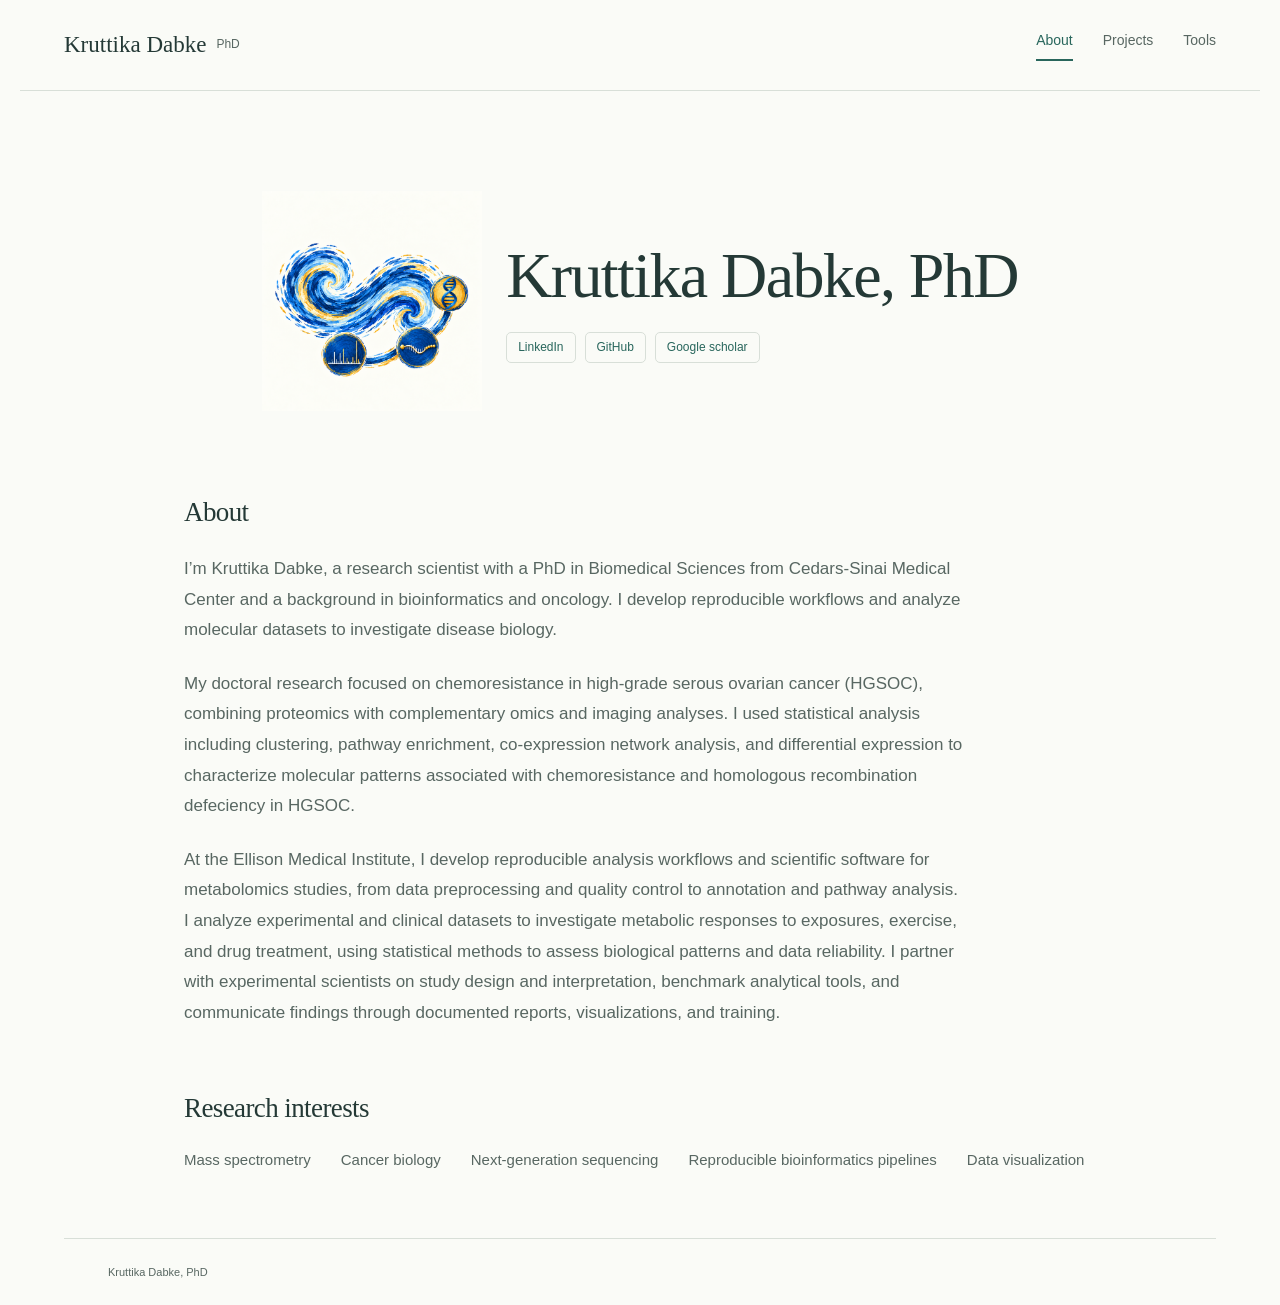
<file: index.html>
<!doctype html>
<html lang="en">
  <head>
    <meta charset="utf-8">
    <link rel="icon" type="image/png" href="assets/favicon.png">
    <link rel="apple-touch-icon" href="assets/favicon.png">
    <meta name="viewport" content="width=device-width, initial-scale=1">
    <title>
      About · Kruttika Dabke, PhD
    </title>
    <link rel="stylesheet" href="styles.css">
  </head>
  <body>
    <header class="site-header">
      <a class="identity" href="index.html">
        Kruttika Dabke
        <span>
          PhD
        </span>
      </a>
      <nav aria-label="Portfolio">
        <a href="index.html" class="active" aria-current="page">About</a>
        <a href="research.html">Projects</a>
        <a href="software.html">Tools</a>
      </nav>
    </header>
    <main class="about-home">
      <section class="name-hero">
        <img class="about-logo" src="assets/personal-logo.png" alt="Kruttika Dabke’s logo: painted blue waves connecting mass spectrum, DNA, and mRNA symbols.">
        <div class="name-and-links">
          <h1>Kruttika Dabke, PhD</h1>
          <div class="profile-links" aria-label="Profile links">
            <a href="https://www.linkedin.com/in/kruttika-dabke/">LinkedIn</a>
            <a href="https://github.com/DKruttika">GitHub</a>
            <a href="https://scholar.google.com/citations?user=vcbmWYUAAAAJ&hl=en">Google scholar</a>
          </div>
        </div>
      </section>
      <section class="bio-section">
        <h2>
          About
        </h2>
        <div class="bio-copy">
          <p>
            I’m Kruttika Dabke, a research scientist with a PhD in Biomedical Sciences from Cedars-Sinai Medical Center and a 
            background in bioinformatics and oncology. I develop reproducible workflows and analyze molecular datasets 
            to investigate disease biology.
          </p>
          <p>
            My doctoral research focused on chemoresistance in high-grade serous ovarian cancer (HGSOC), combining proteomics 
            with complementary omics and imaging analyses. I used statistical analysis including clustering, pathway enrichment, 
            co-expression network analysis, and differential expression to characterize molecular patterns associated with 
            chemoresistance and homologous recombination defeciency in HGSOC.
          </p>
          <p>
            At the Ellison Medical Institute, I develop reproducible analysis workflows and scientific software for metabolomics 
            studies, from data preprocessing and quality control to annotation and pathway analysis. 
            I analyze experimental and clinical datasets to investigate metabolic responses to exposures, exercise, and 
            drug treatment, using statistical methods to assess biological patterns and data reliability. 
            I partner with experimental scientists on study design and interpretation, benchmark analytical tools, and 
            communicate findings through documented reports, visualizations, and training.
          </p>
        </div>
      </section>
      <section class="interests">
        <h2>
          Research interests
        </h2>
        <ul>
          <li>
            Mass spectrometry
          </li>
          <li>
            Cancer biology
          </li>
          <li>
            Next-generation sequencing
          </li>
          <li>
            Reproducible bioinformatics pipelines
          </li>
          <li>
            Data visualization
          </li>
        </ul>
      </section>
    </main>
    <footer>
      <span>
        Kruttika Dabke, PhD
      </span>
    </footer>
  </body>
</html>
</file>
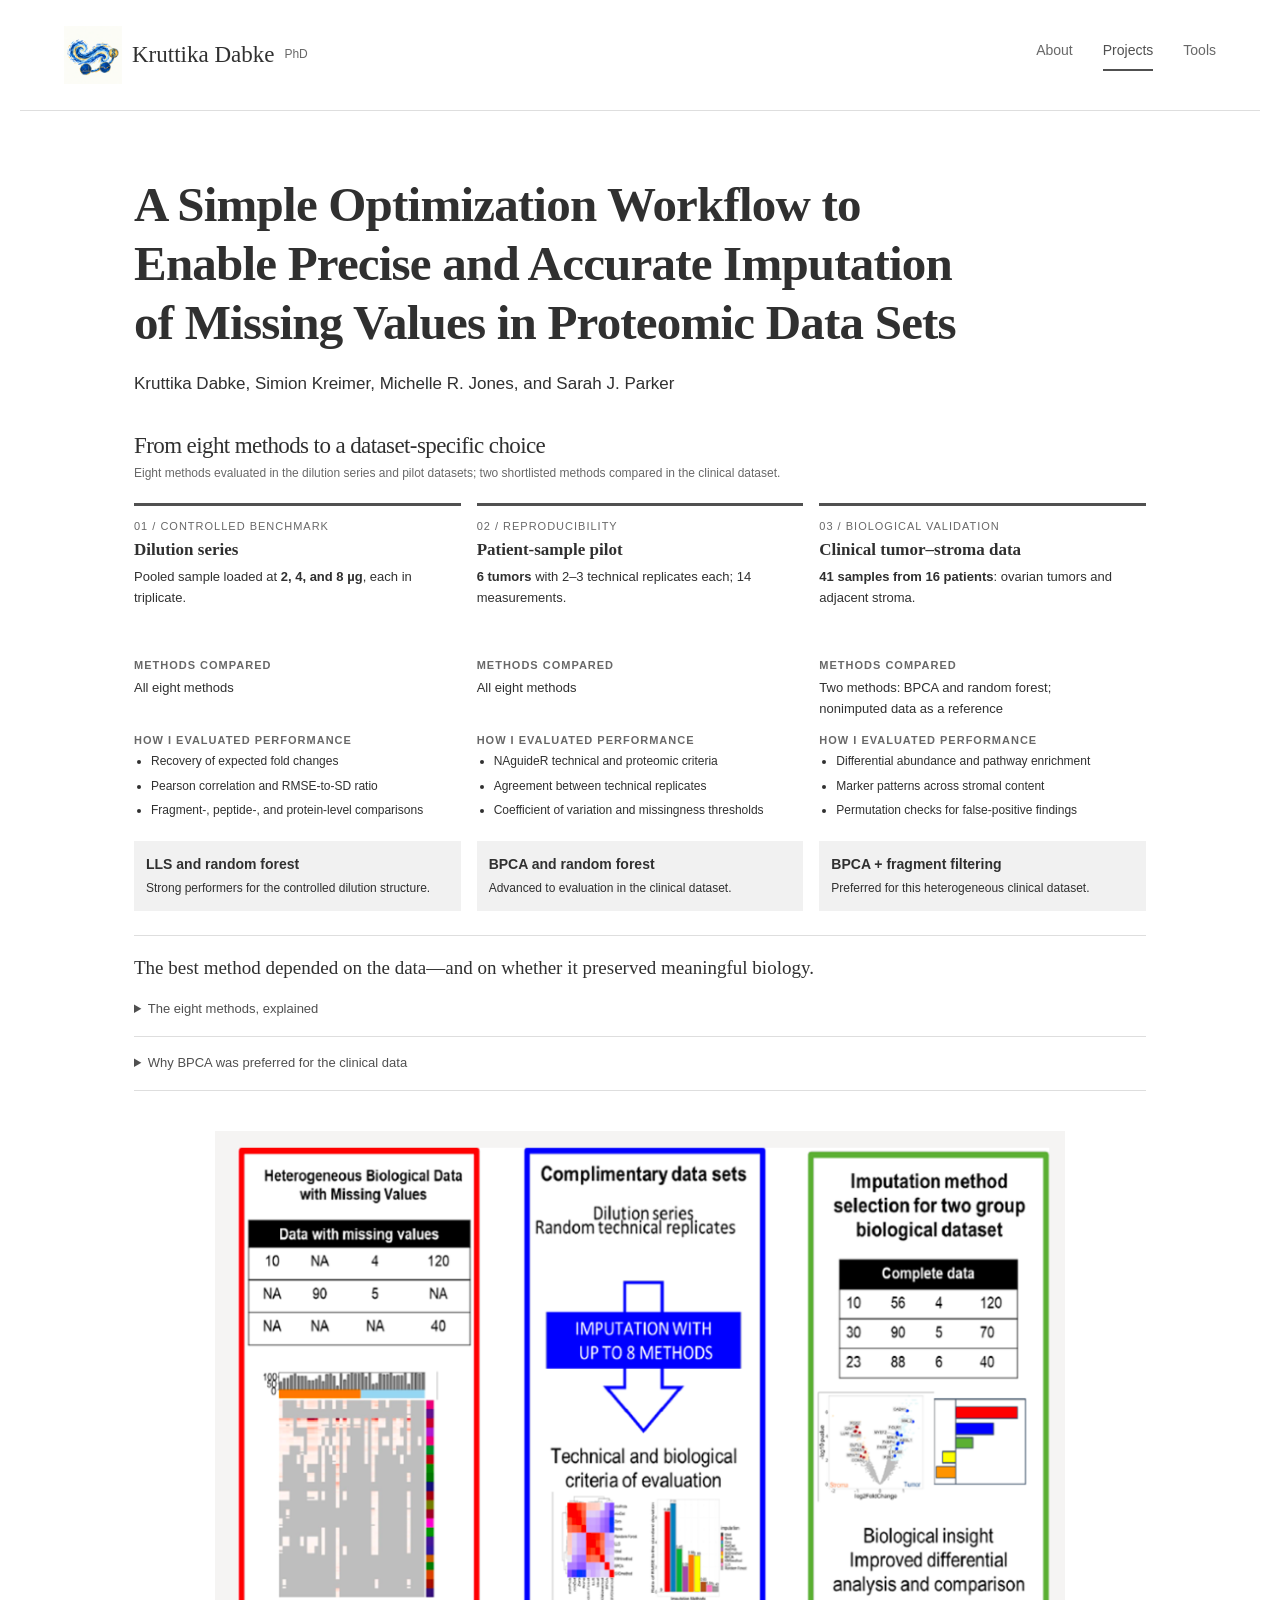
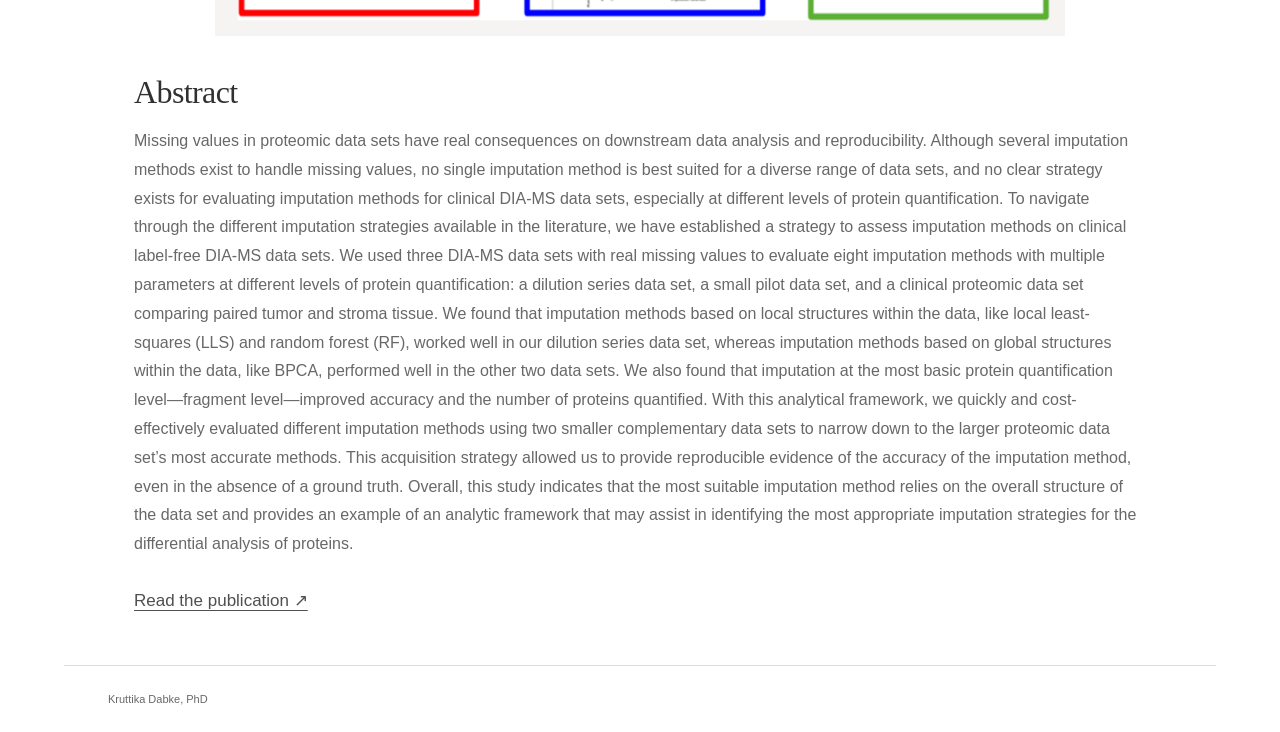
<file: imputation.html>
<!doctype html>
<html lang="en">
  <head>
    <meta charset="utf-8">
    <link rel="icon" type="image/png" href="assets/favicon.png">
    <link rel="apple-touch-icon" href="assets/favicon.png">
    <meta name="viewport" content="width=device-width, initial-scale=1">
    <title>
      Proteomics imputation · Kruttika Dabke, PhD
    </title>
    <link rel="stylesheet" href="styles.css">
    <link rel="stylesheet" href="imputation.css">
  </head>
  <body class="imputation-project">
    <header class="site-header">
      <a class="identity" href="index.html">
        <img class="personal-logo" src="assets/personal-logo.png" alt="">
        Kruttika Dabke
        <span>
          PhD
        </span>
      </a>
      <nav aria-label="Portfolio">
        <a href="index.html">About</a>
        <a href="research.html" class="active" aria-current="page">Projects</a>
        <a href="software.html">Tools</a>
      </nav>
    </header>
    <main class="paper-page">
      <article>
        <header class="paper-heading">
          <h1>A Simple Optimization Workflow to Enable Precise and Accurate Imputation of Missing Values in Proteomic Data Sets</h1>
          <p class="paper-authors">Kruttika Dabke, Simion Kreimer, Michelle R. Jones, and Sarah J. Parker</p>
        </header>
        <section id="imputation-page-preview" aria-labelledby="benchmark-title">
<h2 id="benchmark-title">From eight methods to a dataset-specific choice</h2>
<p class="sub">Eight methods evaluated in the dilution series and pilot datasets; two shortlisted methods compared in the clinical dataset.</p>
<div class="stages" role="group" aria-label="Three-stage benchmarking workflow">
<section class="stage"><div class="number">01 / CONTROLLED BENCHMARK</div><h3>Dilution series</h3><p class="sample">Pooled sample loaded at <strong>2, 4, and 8 µg</strong>, each in triplicate.</p><div class="label">Methods compared</div><p class="methods">All eight methods</p><div class="label">How I evaluated performance</div><ul><li>Recovery of expected fold changes</li><li>Pearson correlation and RMSE-to-SD ratio</li><li>Fragment-, peptide-, and protein-level comparisons</li></ul><div class="outcome"><strong>LLS and random forest</strong>Strong performers for the controlled dilution structure.</div></section>
<section class="stage"><div class="number">02 / REPRODUCIBILITY</div><h3>Patient-sample pilot</h3><p class="sample"><strong>6 tumors</strong> with 2–3 technical replicates each; 14 measurements.</p><div class="label">Methods compared</div><p class="methods">All eight methods</p><div class="label">How I evaluated performance</div><ul><li>NAguideR technical and proteomic criteria</li><li>Agreement between technical replicates</li><li>Coefficient of variation and missingness thresholds</li></ul><div class="outcome"><strong>BPCA and random forest</strong>Advanced to evaluation in the clinical dataset.</div></section>
<section class="stage"><div class="number">03 / BIOLOGICAL VALIDATION</div><h3>Clinical tumor–stroma data</h3><p class="sample"><strong>41 samples from 16 patients</strong>: ovarian tumors and adjacent stroma.</p><div class="label">Methods compared</div><p class="methods">Two methods: BPCA and random forest;<br>nonimputed data as a reference</p><div class="label">How I evaluated performance</div><ul><li>Differential abundance and pathway enrichment</li><li>Marker patterns across stromal content</li><li>Permutation checks for false-positive findings</li></ul><div class="outcome"><strong>BPCA + fragment filtering</strong>Preferred for this heterogeneous clinical dataset.</div></section>
</div>
<div class="lesson">The best method depended on the data—and on whether it preserved meaningful biology.</div>
<details><summary>The eight methods, explained</summary><div class="method-grid"><p><strong>Zero:</strong> replace missing values with zero.</p><p><strong>minDet:</strong> substitute a low, deterministic value.</p><p><strong>minProb:</strong> draw replacement values from a low-intensity distribution.</p><p><strong>KNN:</strong> estimate values from nearby observations.</p><p><strong>LLS:</strong> use local least-squares regression.</p><p><strong>Random forest:</strong> iteratively predict values with an ensemble of decision trees.</p><p><strong>SVD:</strong> reconstruct values using major matrix components.</p><p><strong>BPCA:</strong> estimate values with Bayesian principal component analysis.</p></div></details>
<details><summary>Why BPCA was preferred for the clinical data</summary><p>Both shortlisted methods improved several technical and biological measures, but random forest also produced many more differential-abundance calls. Under the study’s permutation-based evaluation, the reported false-positive rate was 47.17% for random forest, compared with 2.10% for BPCA and 0.6% for nonimputed data. This additional check supported BPCA with outlier-fragment filtering for this dataset. These are study-specific estimates, not general error rates for the algorithms.</p></details>
</section>
        <figure class="paper-figure">
          <img src="assets/imputation-figure-2.png" alt="Figure 2: dilution-series comparison of imputation methods using fold changes, Pearson correlations, and RMSE-to-standard-deviation ratios.">
        </figure>
        <section class="paper-abstract" aria-labelledby="abstract-title">
          <h2 id="abstract-title">Abstract</h2>
          <p>Missing values in proteomic data sets have real consequences on downstream data analysis and reproducibility. Although several imputation methods exist to handle missing values, no single imputation method is best suited for a diverse range of data sets, and no clear strategy exists for evaluating imputation methods for clinical DIA-MS data sets, especially at different levels of protein quantification. To navigate through the different imputation strategies available in the literature, we have established a strategy to assess imputation methods on clinical label-free DIA-MS data sets. We used three DIA-MS data sets with real missing values to evaluate eight imputation methods with multiple parameters at different levels of protein quantification: a dilution series data set, a small pilot data set, and a clinical proteomic data set comparing paired tumor and stroma tissue. We found that imputation methods based on local structures within the data, like local least-squares (LLS) and random forest (RF), worked well in our dilution series data set, whereas imputation methods based on global structures within the data, like BPCA, performed well in the other two data sets. We also found that imputation at the most basic protein quantification level—fragment level—improved accuracy and the number of proteins quantified. With this analytical framework, we quickly and cost-effectively evaluated different imputation methods using two smaller complementary data sets to narrow down to the larger proteomic data set’s most accurate methods. This acquisition strategy allowed us to provide reproducible evidence of the accuracy of the imputation method, even in the absence of a ground truth. Overall, this study indicates that the most suitable imputation method relies on the overall structure of the data set and provides an example of an analytic framework that may assist in identifying the most appropriate imputation strategies for the differential analysis of proteins.</p>
        </section>
        <p class="publication-link"><a href="https://doi.org/10.1021/acs.jproteome.1c00070">Read the publication ↗</a></p>
      </article>
    </main>
    <footer>
      <span>
        Kruttika Dabke, PhD
      </span>
    </footer>
  </body>
</html>
</file>
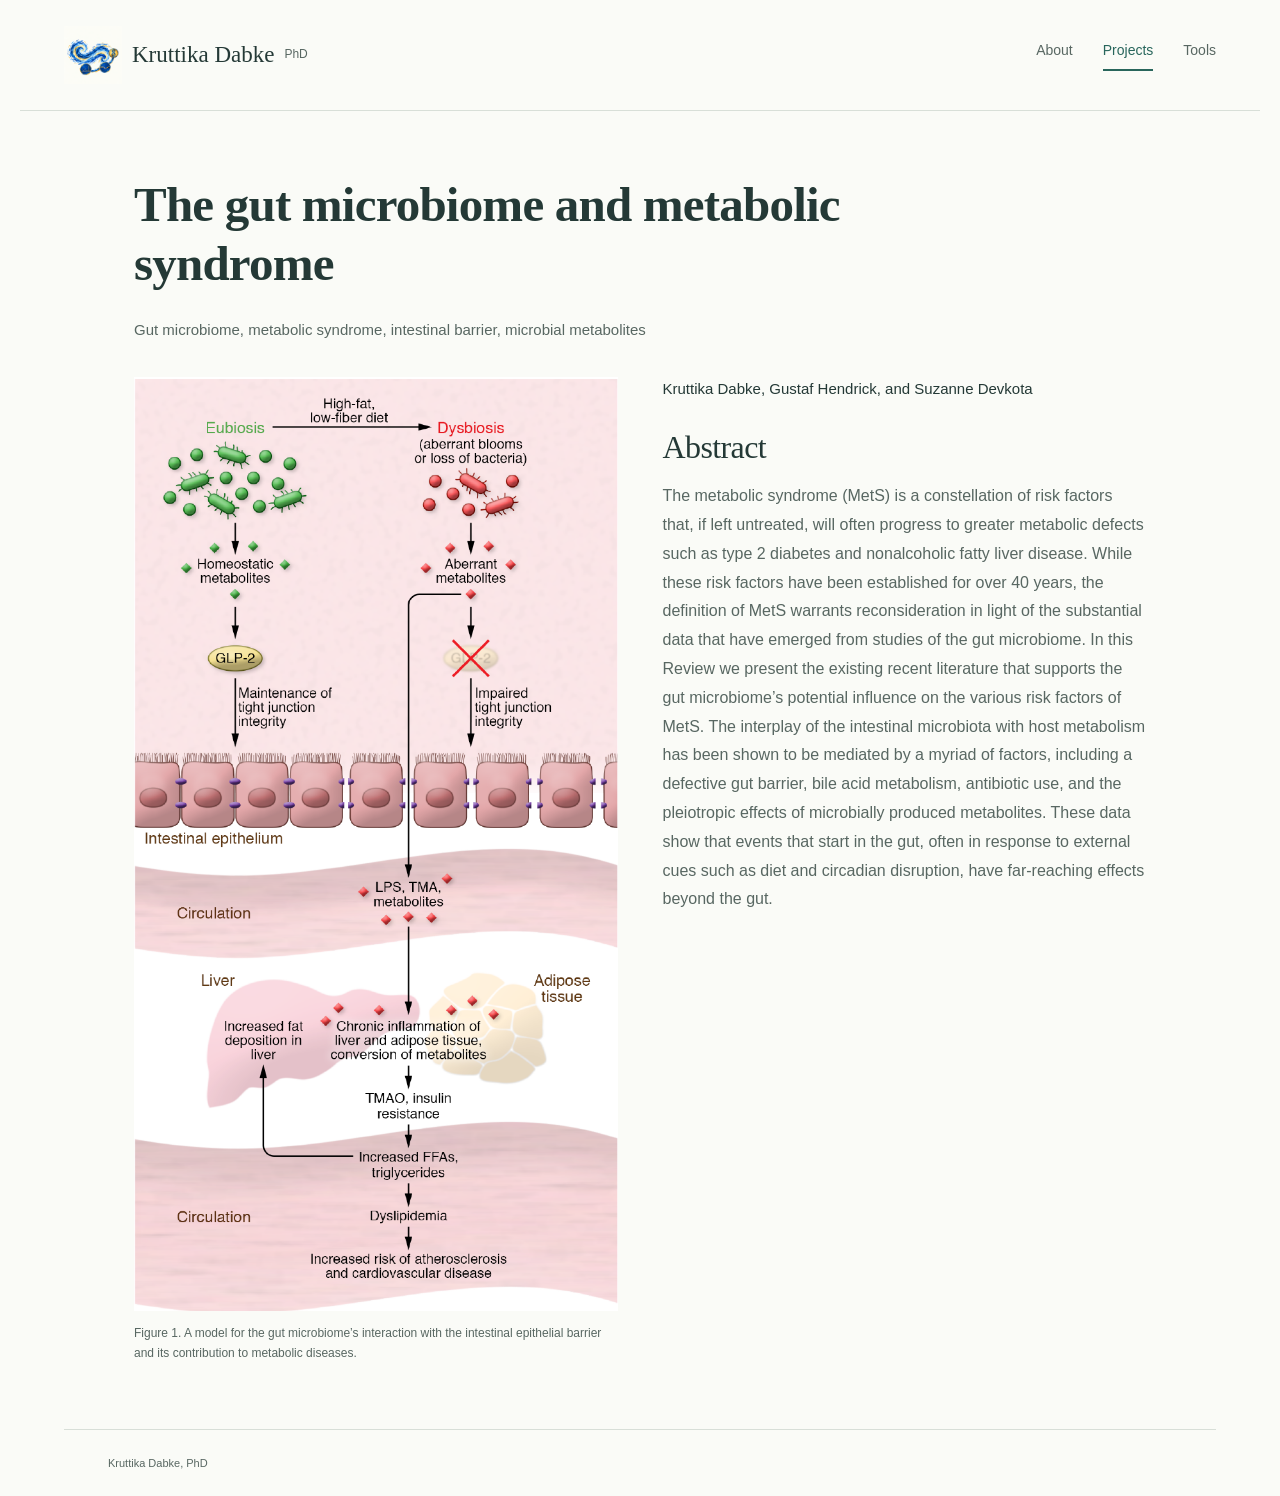
<file: microbiome.html>
<!doctype html>
<html lang="en">
  <head>
    <meta charset="utf-8">
    <link rel="icon" type="image/png" href="assets/favicon.png">
    <link rel="apple-touch-icon" href="assets/favicon.png">
    <meta name="viewport" content="width=device-width, initial-scale=1">
    <title>The gut microbiome and metabolic syndrome · Kruttika Dabke, PhD</title>
    <link rel="stylesheet" href="styles.css">
  </head>
  <body>
    <header class="site-header">
      <a class="identity" href="index.html">
        <img class="personal-logo" src="assets/personal-logo.png" alt="">
        Kruttika Dabke
        <span>
          PhD
        </span>
      </a>
      <nav aria-label="Portfolio">
        <a href="index.html">About</a>
        <a href="research.html" class="active" aria-current="page">Projects</a>
        <a href="software.html">Tools</a>
      </nav>
    </header>
    <main class="paper-page microbiome-page">
      <article>
        <header class="paper-heading">
          <h1>The gut microbiome and metabolic syndrome</h1>
          <p class="paper-keywords">Gut microbiome, metabolic syndrome, intestinal barrier, microbial metabolites</p>
        </header>
        <div class="microbiome-columns">
          <figure class="microbiome-figure">
            <img src="assets/microbiome-figure-1.png" alt="Figure 1: model connecting intestinal dysbiosis, impaired epithelial barrier integrity, circulating microbial metabolites, and metabolic disease.">
            <figcaption>Figure 1. A model for the gut microbiome’s interaction with the intestinal epithelial barrier and its contribution to metabolic diseases.</figcaption>
          </figure>
          <div>
            <p class="paper-authors">Kruttika Dabke, Gustaf Hendrick, and Suzanne Devkota</p>
            <section class="paper-abstract" aria-labelledby="abstract-title">
              <h2 id="abstract-title">Abstract</h2>
              <p>The metabolic syndrome (MetS) is a constellation of risk factors that, if left untreated, will often progress to greater metabolic defects such as type 2 diabetes and nonalcoholic fatty liver disease. While these risk factors have been established for over 40 years, the definition of MetS warrants reconsideration in light of the substantial data that have emerged from studies of the gut microbiome. In this Review we present the existing recent literature that supports the gut microbiome’s potential influence on the various risk factors of MetS. The interplay of the intestinal microbiota with host metabolism has been shown to be mediated by a myriad of factors, including a defective gut barrier, bile acid metabolism, antibiotic use, and the pleiotropic effects of microbially produced metabolites. These data show that events that start in the gut, often in response to external cues such as diet and circadian disruption, have far-reaching effects beyond the gut.</p>
            </section>
          </div>
        </div>
      </article>
    </main>
    <footer>
      <span>
        Kruttika Dabke, PhD
      </span>
    </footer>
  </body>
</html>
</file>
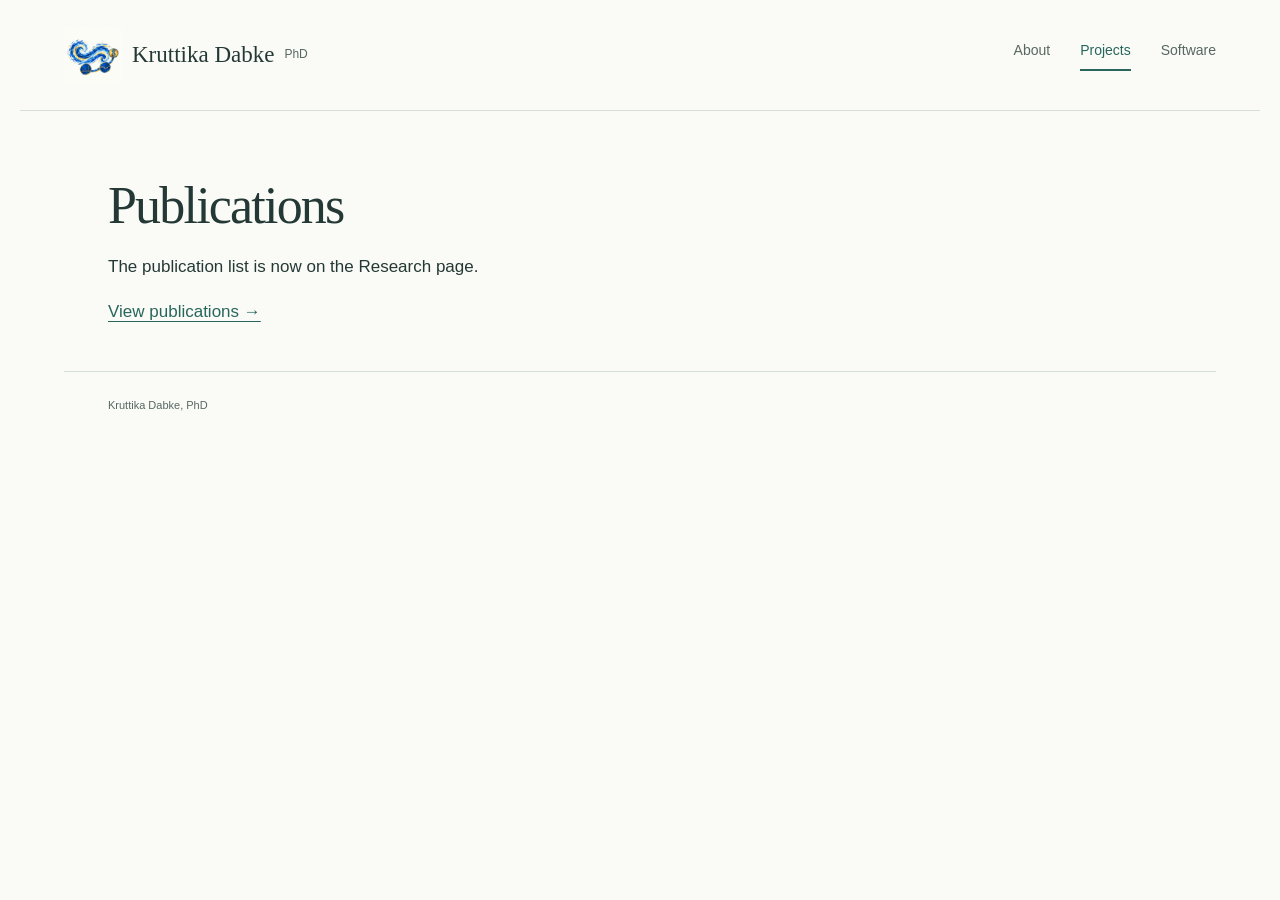
<file: publications.html>
<!doctype html>
<html lang="en">
  <head>
    <meta charset="utf-8">
    <link rel="icon" type="image/png" href="assets/favicon.png">
    <link rel="apple-touch-icon" href="assets/favicon.png">
    <meta name="viewport" content="width=device-width, initial-scale=1">
    <title>
      Publications · Kruttika Dabke, PhD
    </title>
    <link rel="stylesheet" href="styles.css">
  </head>
  <body>
    <header class="site-header">
      <a class="identity" href="index.html">
        <img class="personal-logo" src="assets/personal-logo.png" alt="">
        Kruttika Dabke
        <span>
          PhD
        </span>
      </a>
      <nav aria-label="Portfolio">
        <a href="index.html">About</a>
        <a href="research.html" class="active" aria-current="page">Projects</a>
        <a href="software.html">Software</a>
      </nav>
    </header>
    <main>
      <section class="page-intro">
        <h1>Publications</h1>
        <p>The publication list is now on the Research page.</p>
        <a href="research.html#publications">View publications →</a>
      </section>
    </main>
    <footer>
      <span>
        Kruttika Dabke, PhD
      </span>
    </footer>
  </body>
</html>
</file>
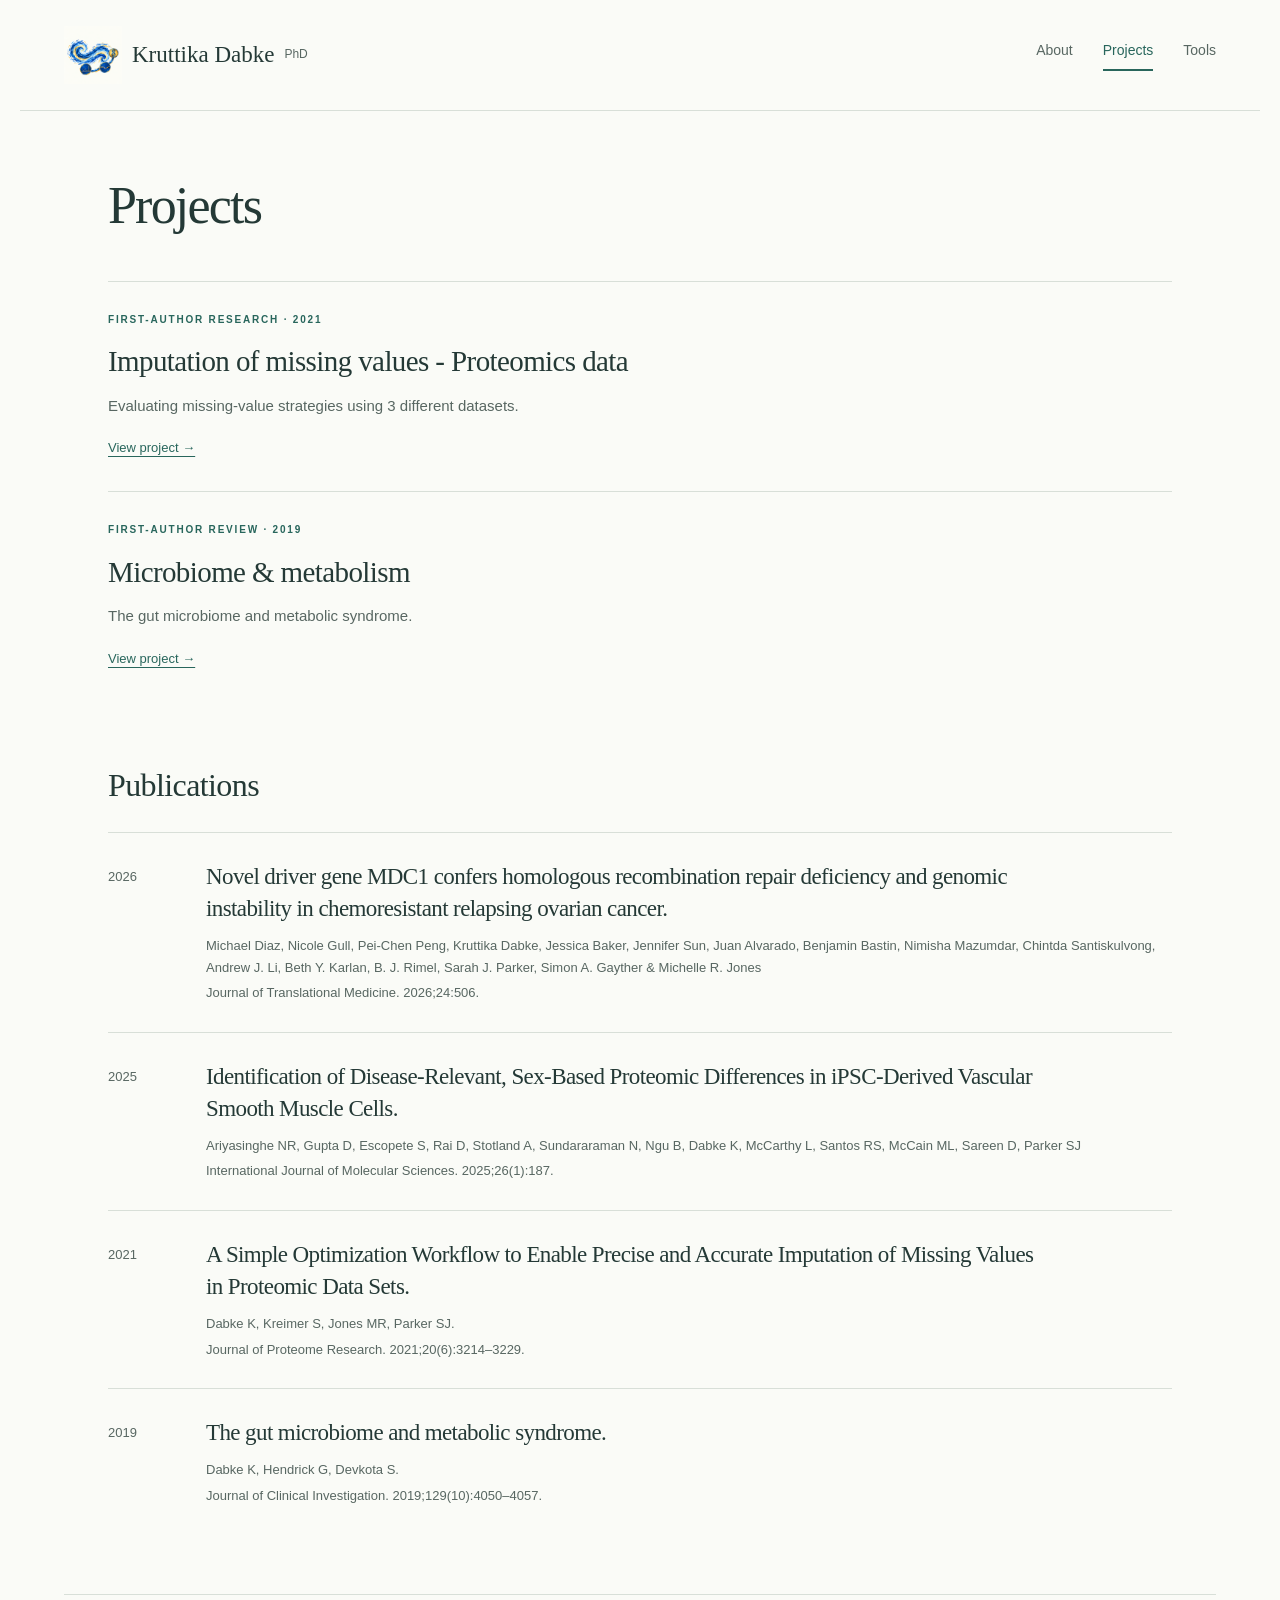
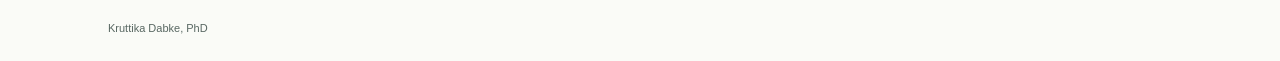
<file: research.html>
<!doctype html>
<html lang="en">
  <head>
    <meta charset="utf-8">
    <link rel="icon" type="image/png" href="assets/favicon.png">
    <link rel="apple-touch-icon" href="assets/favicon.png">
    <meta name="viewport" content="width=device-width, initial-scale=1">
    <title>
      Projects · Kruttika Dabke, PhD
    </title>
    <link rel="stylesheet" href="styles.css">
  </head>
  <body>
    <header class="site-header">
      <a class="identity" href="index.html">
        <img class="personal-logo" src="assets/personal-logo.png" alt="">
        Kruttika Dabke
        <span>
          PhD
        </span>
      </a>
      <nav aria-label="Portfolio">
        <a href="index.html">About</a>
        <a href="research.html" class="active" aria-current="page">Projects</a>
        <a href="software.html">Tools</a>
      </nav>
    </header>
    <main class="">
      <section class="page-intro">
        <h1>Projects</h1>
      </section>
      <div class="research-list">
        <article class="research-entry">
          <p class="eyebrow">
            FIRST-AUTHOR RESEARCH · 2021
          </p>
          <h2>
            <a href="imputation.html">
              Imputation of missing values - Proteomics data
            </a>
          </h2>
          <p>
            Evaluating missing-value strategies using 3 different datasets.
          </p>
          <a class="entry-link" href="imputation.html">
            View project →
          </a>
        </article>
        <article class="research-entry">
          <p class="eyebrow">
            FIRST-AUTHOR REVIEW · 2019
          </p>
          <h2>
            <a href="microbiome.html">Microbiome &amp; metabolism</a>
          </h2>
          <p>
            The gut microbiome and metabolic syndrome.
          </p>
          <a class="entry-link" href="microbiome.html">
            View project →
          </a>
        </article>
      </div>
      <section class="research-publications" id="publications" aria-labelledby="publications-title">
        <h2 id="publications-title">Publications</h2>
      <ol class="publication-list">
        <li>
          <span class="publication-year">
            2026
          </span>
          <div>
            <h2>
              <a href="https://doi.org/10.1186/s12967-026-07951-3">
                Novel driver gene MDC1 confers homologous recombination repair deficiency and genomic instability in chemoresistant relapsing ovarian cancer.
              </a>
            </h2>
            <p>
              Michael Diaz, Nicole Gull, Pei-Chen Peng, Kruttika Dabke, Jessica Baker, Jennifer Sun, Juan Alvarado, Benjamin Bastin, Nimisha Mazumdar, Chintda Santiskulvong, Andrew J. Li, Beth Y. Karlan, B. J. Rimel, Sarah J. Parker, Simon A. Gayther & Michelle R. Jones
            </p>
            <p class="journal">
              Journal of Translational Medicine. 2026;24:506.
            </p>
          </div>
        </li>
        <li>
          <span class="publication-year">
            2025
          </span>
          <div>
            <h2>
              <a href="https://pubmed.ncbi.nlm.nih.gov/39796045/">
                Identification of Disease-Relevant, Sex-Based Proteomic Differences in iPSC-Derived Vascular Smooth Muscle Cells.
              </a>
            </h2>
            <p>
              Ariyasinghe NR, Gupta D, Escopete S, Rai D, Stotland A, Sundararaman N, Ngu B, Dabke K, McCarthy L, Santos RS, McCain ML, Sareen D, Parker SJ
            </p>
            <p class="journal">
              International Journal of Molecular Sciences. 2025;26(1):187.
            </p>
          </div>
        </li>
        <li>
          <span class="publication-year">
            2021
          </span>
          <div>
            <h2>
              <a href="https://pubmed.ncbi.nlm.nih.gov/33939434/">
                A Simple Optimization Workflow to Enable Precise and Accurate Imputation of Missing Values in Proteomic Data Sets.
              </a>
            </h2>
            <p>
              Dabke K, Kreimer S, Jones MR, Parker SJ.
            </p>
            <p class="journal">
              Journal of Proteome Research. 2021;20(6):3214–3229.
            </p>
          </div>
        </li>
        <li>
          <span class="publication-year">
            2019
          </span>
          <div>
            <h2>
              <a href="https://www.jci.org/articles/view/129194">
                The gut microbiome and metabolic syndrome.
              </a>
            </h2>
            <p>
              Dabke K, Hendrick G, Devkota S.
            </p>
            <p class="journal">
              Journal of Clinical Investigation. 2019;129(10):4050–4057.
            </p>
          </div>
        </li>
      </ol>
      </section>
    </main>
    <footer>
      <span>
        Kruttika Dabke, PhD
      </span>
    </footer>
  </body>
</html>
</file>
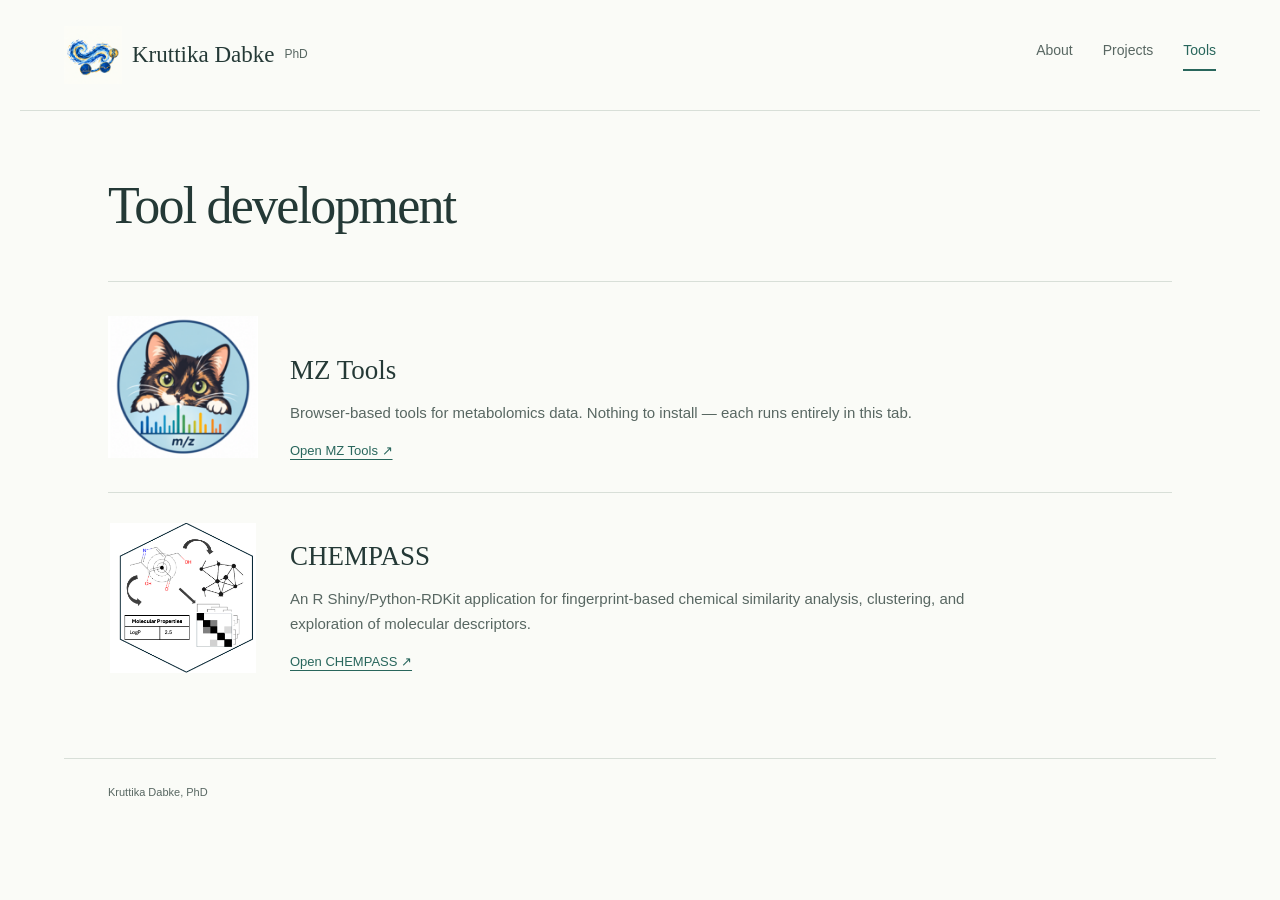
<file: software.html>
<!doctype html>
<html lang="en">
  <head>
    <meta charset="utf-8">
    <link rel="icon" type="image/png" href="assets/favicon.png">
    <link rel="apple-touch-icon" href="assets/favicon.png">
    <meta name="viewport" content="width=device-width, initial-scale=1">
    <title>
      Tools · Kruttika Dabke, PhD
    </title>
    <link rel="stylesheet" href="styles.css">
  </head>
  <body>
    <header class="site-header">
      <a class="identity" href="index.html">
        <img class="personal-logo" src="assets/personal-logo.png" alt="">
        Kruttika Dabke
        <span>
          PhD
        </span>
      </a>
      <nav aria-label="Portfolio">
        <a href="index.html">About</a>
        <a href="research.html">Projects</a>
        <a href="software.html" class="active" aria-current="page">Tools</a>
      </nav>
    </header>
    <main>
      <section class="software-section" aria-labelledby="software-title">
        <h1 id="software-title">Tool development</h1>
        <article class="research-entry software-entry">
          <img class="software-logo" src="assets/mztools-logo.png" alt="MZ Tools logo: cat above an m/z spectrum">
          <h3>MZ Tools</h3>
          <p>Browser-based tools for metabolomics data. Nothing to install — each runs entirely in this tab.</p>
          <a class="entry-link" href="https://mztools.kd-mz.workers.dev/">Open MZ Tools ↗</a>
        </article>
        <article class="research-entry software-entry">
          <img class="software-logo" src="assets/chempass-logo.png" alt="CHEMPASS logo: hexagon with molecule, network, and heatmap motifs">
          <h3>CHEMPASS</h3>
          <p>An R Shiny/Python-RDKit application for fingerprint-based chemical similarity analysis, clustering, and exploration of molecular descriptors.</p>
          <a class="entry-link" href="https://chempass.emilabs.org/">Open CHEMPASS ↗</a>
        </article>
      </section>
    </main>
    <footer>
      <span>
        Kruttika Dabke, PhD
      </span>
    </footer>
  </body>
</html>
</file>
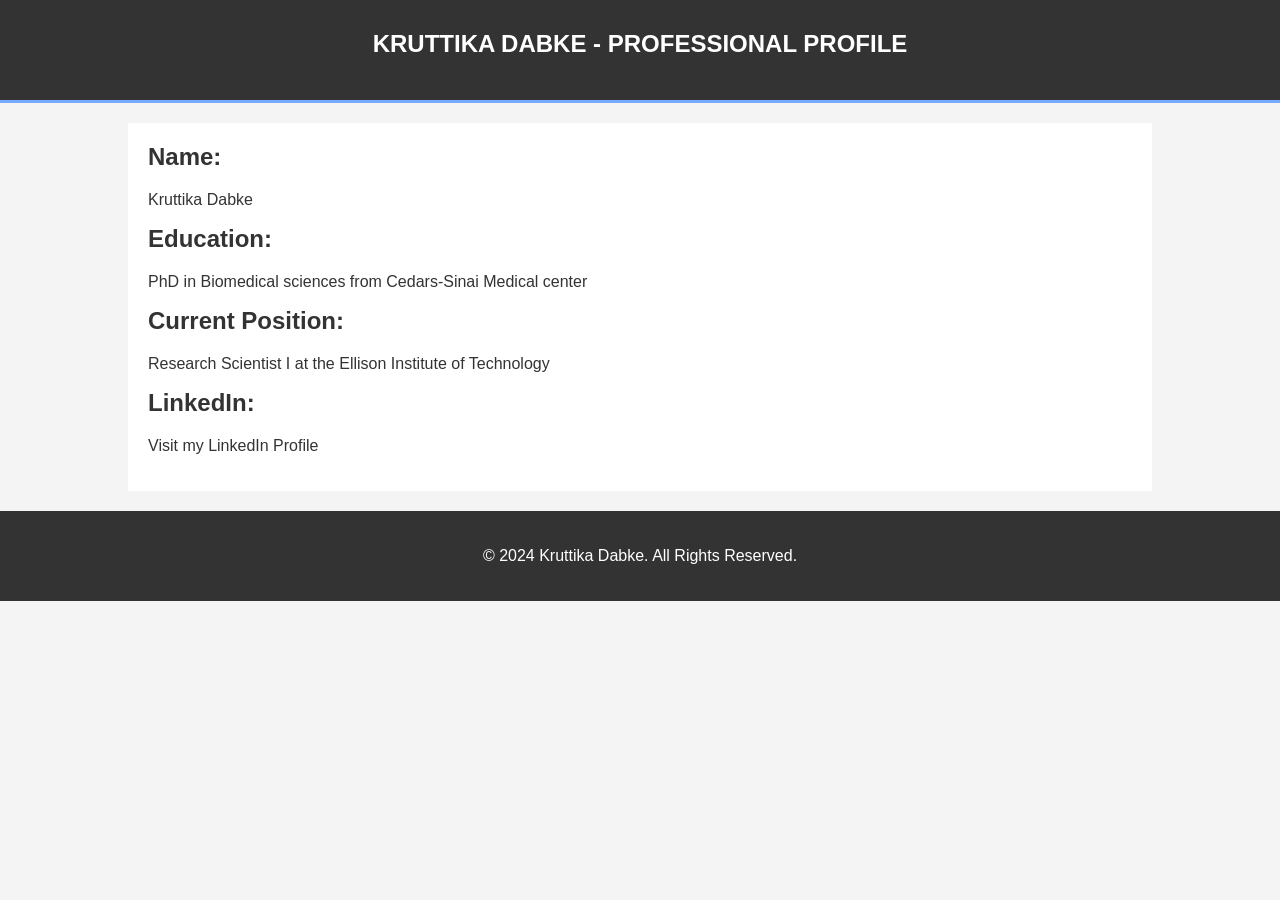
<file: webpage.html>
<!DOCTYPE html>
<html lang="en">
<head>
    <meta charset="UTF-8">
    <meta name="viewport" content="width=device-width, initial-scale=1.0">
    <title>Kruttika Dabke - Professional Profile</title>
    <style>
        body {
            font-family: Arial, sans-serif;
            margin: 0;
            padding: 0;
            background-color: #f4f4f4;
            color: #333;
        }
        .container {
            width: 80%;
            margin: auto;
            overflow: hidden;
        }
        header {
            background: #333;
            color: #fff;
            padding-top: 30px;
            min-height: 70px;
            border-bottom: #77aaff 3px solid;
        }
        header h1 {
            text-align: center;
            margin: 0;
            font-size: 24px;
            text-transform: uppercase;
        }
        .content {
            padding: 20px;
            background: #fff;
            margin-top: 20px;
        }
        .content h2 {
            margin-top: 0;
        }
        a {
            color: #333;
            text-decoration: none;
        }
        footer {
            text-align: center;
            padding: 20px;
            margin-top: 20px;
            background: #333;
            color: #fff;
        }
    </style>
</head>
<body>
    <header>
        <h1>Kruttika Dabke - Professional Profile</h1>
    </header>
    <div class="container">
        <div class="content">
            <h2>Name:</h2>
            <p>Kruttika Dabke</p>

            <h2>Education:</h2>
            <p>PhD in Biomedical sciences from Cedars-Sinai Medical center</p>

            <h2>Current Position:</h2>
            <p>Research Scientist I at the Ellison Institute of Technology</p>

            <h2>LinkedIn:</h2>
            <p><a href="https://www.linkedin.com/in/kruttika-dabke2023/" target="_blank">Visit my LinkedIn Profile</a></p>
        </div>
    </div>
    <footer>
        <p>© 2024 Kruttika Dabke. All Rights Reserved.</p>
    </footer>
</body>
</html>
</file>
<file: styles.css>
:root{--ink:#243936;--muted:#586762;--accent:#28665c;--line:#d8dfd8;--paper:#fafbf7;--wash:#eef2ec}*{box-sizing:border-box}html{scroll-behavior:auto;scroll-padding-top:30px}body{margin:0;background:var(--paper);color:var(--ink);font-family:Arial,Helvetica,sans-serif;font-size:17px;line-height:1.65}a{color:var(--accent);text-underline-offset:4px}a:hover{color:#153f37}a:focus-visible{outline:3px solid #ae713b;outline-offset:5px}.skip{position:absolute;left:20px;top:-100px;background:white;padding:10px;z-index:10}.skip:focus{top:10px}.site-header{max-width:1240px;margin:auto;padding:26px 44px;display:flex;justify-content:space-between;align-items:center;border-bottom:1px solid var(--line)}.identity{font-family:Georgia,serif;font-size:23px;text-decoration:none;color:var(--ink)}.identity span{font-family:Arial,sans-serif;font-size:12px;margin-left:8px;color:var(--muted)}nav{display:flex;gap:30px}nav a{font-size:14px;text-decoration:none;color:var(--muted)}nav .active{color:var(--accent);border-bottom:2px solid var(--accent);padding-bottom:6px}main{max-width:1152px;padding:0 44px;margin:auto}.draft{display:flex;align-items:center;gap:9px;margin:25px 0 40px;font-size:10px;letter-spacing:1.5px;color:var(--accent)}.dot{width:6px;height:6px;border-radius:50%;background:var(--accent)}.draft-detail{margin-left:auto;font-size:12px;letter-spacing:0;color:var(--muted)}.breadcrumb{display:flex;gap:13px;font-size:12px;color:var(--muted)}.breadcrumb a{text-decoration:none}.hero{padding:34px 0 52px}.eyebrow{font-size:10px;font-weight:700;letter-spacing:1.8px;color:var(--accent);margin:0 0 17px}h1,h2,h3{font-family:Georgia,'Times New Roman',serif;font-weight:400;line-height:1.15;margin:0}h1{font-size:clamp(42px,5.3vw,67px);letter-spacing:-1.8px;max-width:850px}h2{font-size:32px;letter-spacing:-.6px}h3{font-size:24px}.dek{font-size:21px;line-height:1.6;max-width:735px;color:var(--muted);margin:25px 0}.meta{display:flex;flex-wrap:wrap;gap:10px 22px;color:var(--muted);font-size:12px}.meta span+span{border-left:1px solid var(--line);padding-left:22px}.actions{display:flex;align-items:center;gap:27px;margin-top:28px;font-size:13px}.button{display:inline-flex;gap:22px;background:var(--accent);color:white;padding:11px 19px;text-decoration:none;border-radius:3px}.button:hover{background:#1b4e45;color:white}.text-link{text-decoration:none}.story-grid{border-top:1px solid var(--line);padding:38px 0 54px;display:grid;grid-template-columns:260px 1fr;gap:66px}.overview{font-size:13px}.overview dt{font-weight:700;margin-top:18px}.overview dd{margin:5px 0 0;color:var(--muted)}.overview dl{margin:0 0 20px}.overview a{font-size:12px}.story p{color:var(--muted);margin:18px 0 0}.section-heading{display:flex;justify-content:space-between;align-items:end;margin-bottom:25px}.small-label{font-size:10px;letter-spacing:1.4px;color:var(--muted);white-space:nowrap}figure{margin:0}.figure-placeholder{min-height:465px;border:1px dashed #a8b8ae;background:var(--wash);display:grid;place-items:center;text-align:center;padding:35px}.placeholder-number{font-family:Georgia,serif;font-size:52px;color:#93a69a;display:block;margin-bottom:16px}.figure-placeholder h3{font-size:26px}.figure-placeholder p{margin:12px 0 5px;color:var(--muted);font-size:14px}.figure-placeholder div>span:last-child{font-size:11px;color:var(--muted)}figcaption{font-size:12px;color:var(--muted);margin-top:13px;max-width:800px}.evaluation{padding:52px 0}.provisional{font-size:13px;color:var(--muted);margin:13px 0 25px}.evaluation-grid{display:grid;grid-template-columns:repeat(3,1fr);gap:30px}.angle{border-top:1px solid var(--line);padding-top:23px}.panel{font-size:11px;display:block;color:var(--accent);font-weight:700;margin-bottom:17px}.angle h3{font-size:23px}.angle p{font-size:15px}.angle .detail{font-size:13px;color:var(--muted)}.sources{padding:32px;background:var(--wash);border-left:3px solid var(--accent)}.citation{font-size:14px;color:var(--muted);max-width:820px}.source-links{display:flex;gap:22px;flex-wrap:wrap;font-size:12px}.portfolio{padding:65px 0 45px}.project-grid{display:grid;grid-template-columns:repeat(3,1fr);gap:18px}.project{border:1px solid var(--line);padding:25px;display:flex;flex-direction:column;text-decoration:none;color:var(--ink)}.project.current{border-top:3px solid var(--accent);padding-top:23px}.project-type{font-size:9px;letter-spacing:1.1px;color:var(--accent);margin-bottom:20px}.project h3{font-size:23px}.project p{font-size:13px;color:var(--muted)}.project-end{font-size:11px;color:var(--muted);margin-top:auto;padding-top:16px}.about{border-top:1px solid var(--line);padding:35px 0 50px}.about p:last-child{font-size:14px;color:var(--muted);max-width:650px}footer{border-top:1px solid var(--line);max-width:1152px;margin:auto;padding:24px 44px;display:flex;justify-content:space-between;font-size:11px;color:var(--muted)}@media(max-width:760px){.site-header{padding:20px 24px;align-items:flex-start;gap:20px;flex-direction:column}nav{gap:25px}main{padding:0 24px}.draft{flex-wrap:wrap;margin-bottom:28px}.draft-detail{width:100%;margin-left:15px}.hero{padding:26px 0 35px}h1{letter-spacing:-1px}.desktop-break{display:none}.dek{font-size:18px}.meta{gap:7px}.meta span{width:100%}.meta span+span{border:0;padding:0}.story-grid{grid-template-columns:1fr;gap:30px;padding:30px 0 40px}.overview{border-bottom:1px solid var(--line);padding-bottom:25px}.section-heading{gap:18px;align-items:start}h2{font-size:28px}.figure-placeholder{min-height:360px;padding:24px}.evaluation-grid,.project-grid{grid-template-columns:1fr}.evaluation-grid{gap:20px}.angle .detail{max-width:550px}.sources{padding:24px}.source-links{flex-direction:column;gap:10px}footer{padding:22px 24px;gap:15px;flex-wrap:wrap}}@media(prefers-reduced-motion:reduce){html{scroll-behavior:auto}}

/* Separate-page portfolio layout */
.about-home{max-width:1000px}.name-hero{padding:100px 0 86px;text-align:center}.name-hero h1{font-size:clamp(38px,6vw,70px);letter-spacing:-1.6px}.bio-section{padding:0 0 65px}.bio-section h2,.interests h2{font-size:27px}.bio-placeholder{min-height:240px;margin-top:24px;border:1px dashed var(--line);display:flex;flex-direction:column;justify-content:center;align-items:center;background:#f7f8f4;color:var(--muted)}.bio-placeholder p{font-size:15px;margin:0 0 5px}.bio-placeholder span{font-size:12px;color:var(--muted)}.interests{padding:0 0 65px}.interests ul{list-style:none;padding:0;margin:24px 0 0;display:flex;flex-wrap:wrap;gap:14px 30px;color:var(--muted);font-size:15px}.page-intro{padding:65px 0 45px}.page-intro h1{font-size:52px}.research-list{padding-bottom:65px}.research-entry{border-top:1px solid var(--line);padding:30px 0}.research-entry h2{font-size:29px}.research-entry h2 a{text-decoration:none;color:var(--ink)}.research-entry p:not(.eyebrow){font-size:15px;color:var(--muted);max-width:690px}.entry-link{font-size:13px}.entry-note{display:block;font-size:12px;color:var(--muted);margin-top:12px}.publication-list{padding:0 0 60px;list-style:none;margin:0}.publication-list li{display:grid;grid-template-columns:70px 1fr;gap:28px;border-top:1px solid var(--line);padding:28px 0}.publication-year{font-size:13px;color:var(--muted);padding-top:5px}.publication-list h2{font-size:23px;line-height:1.4;max-width:840px}.publication-list h2 a{color:var(--ink);text-decoration:none}.publication-list h2 a:hover{text-decoration:underline}.publication-list p{font-size:13px;color:var(--muted);margin:10px 0 0}.publication-list .journal{margin-top:4px}.page-note{font-size:12px;color:var(--muted);margin:25px 0 35px}@media(max-width:760px){.name-hero{padding:65px 0 60px}.name-hero h1{letter-spacing:-.7px}.bio-placeholder{min-height:220px}.bio-section{padding-bottom:45px}.interests ul{display:block}.interests li{margin-bottom:12px}.page-intro{padding:45px 0 30px}.page-intro h1{font-size:42px}.publication-list li{grid-template-columns:1fr;gap:8px}.publication-list h2{font-size:22px}}

.bio-copy{max-width:780px;margin-top:26px;color:var(--muted);font-size:17px;line-height:1.8}.bio-copy p{margin:0 0 23px}.bio-copy p:last-child{margin-bottom:0}@media(max-width:760px){.bio-copy{font-size:16px;line-height:1.75}}

.software-section{padding-bottom:55px}.software-section>h2{margin-bottom:28px}.software-section .research-entry h3{font-size:27px}

/* Final three-page navigation and section spacing */
.site-header{align-items:center;flex-direction:row;gap:20px}.site-header nav{margin-left:auto;justify-content:flex-end}.research-publications>h2{margin-bottom:28px}.software-section{padding-top:65px}.software-section>h1{font-size:52px;margin-bottom:45px}@media(max-width:760px){.site-header{padding:20px 24px;flex-wrap:wrap}.site-header nav{gap:20px}.identity{font-size:20px}nav a{font-size:13px}.software-section{padding-top:45px}.software-section>h1{font-size:42px}}@media(max-width:430px){.site-header .identity{width:100%}.site-header nav{width:100%;justify-content:flex-end}}

.software-entry{display:grid;grid-template-columns:150px minmax(0,1fr);column-gap:32px;align-items:start}.software-entry .software-logo{grid-column:1;grid-row:1 / span 4;width:150px;height:150px;object-fit:contain;display:block}.software-entry>p,.software-entry>h3,.software-entry>a{grid-column:2}.software-entry>.eyebrow{grid-row:1}.software-entry>h3{grid-row:2}.software-entry>p:not(.eyebrow){grid-row:3}.software-entry>a{grid-row:4}@media(max-width:600px){.software-entry{grid-template-columns:95px minmax(0,1fr);column-gap:20px}.software-entry .software-logo{width:95px;height:110px}.software-entry>p:not(.eyebrow),.software-entry>a{grid-column:1 / -1}.software-entry>p:not(.eyebrow){margin-top:20px}}

.paper-page{max-width:1100px}.paper-heading{padding:65px 0 35px}.paper-heading h1{font-size:clamp(32px,4vw,49px);font-weight:700;letter-spacing:-.8px;line-height:1.2}.paper-keywords{margin:24px 0 0;font-size:15px;color:var(--muted)}.paper-figure{margin:0 auto 38px;max-width:850px}.paper-figure img{display:block;width:100%;height:auto}.paper-authors{font-size:17px;margin:0 0 45px}.paper-abstract{padding-bottom:65px}.paper-abstract p{font-size:16px;line-height:1.8;color:var(--muted)}@media(max-width:760px){.paper-heading{padding-top:40px}.paper-authors{font-size:15px}}

.site-header .identity{display:inline-flex;align-items:center;gap:10px}.personal-logo{width:58px;height:58px;object-fit:contain;flex-shrink:0}.identity span{margin-left:0}@media(max-width:760px){.personal-logo{width:48px;height:48px}}

.name-hero{display:flex;align-items:center;justify-content:center;gap:24px}.about-logo{width:220px;height:220px;object-fit:contain;flex-shrink:0}.name-hero h1{font-size:clamp(38px,5vw,64px);text-align:left}@media(max-width:760px){.name-hero{gap:14px}.about-logo{width:150px;height:150px}.name-hero h1{font-size:40px}}@media(max-width:540px){.name-hero{flex-direction:column;gap:15px}.about-logo{width:190px;height:190px}.name-hero h1{text-align:center;font-size:38px}}

.microbiome-columns{display:grid;grid-template-columns:minmax(0,1fr) minmax(0,1fr);gap:45px;align-items:start;padding-bottom:65px}.microbiome-figure{margin:0}.microbiome-figure img{display:block;width:100%;height:auto}.microbiome-columns .paper-authors{font-size:15px;line-height:1.6;margin:0 0 28px}.microbiome-columns .paper-abstract{padding-bottom:0}.microbiome-columns .paper-abstract p{line-height:1.8}@media(max-width:760px){.microbiome-columns{grid-template-columns:1fr;gap:30px}.microbiome-figure{max-width:500px;margin:auto}}

.name-and-links{min-width:0}.profile-links{display:flex;gap:9px;flex-wrap:wrap;margin-top:20px}.profile-links a{display:inline-block;font-family:Arial,Helvetica,sans-serif;font-size:12px;line-height:1.4;padding:6px 11px;border:1px solid var(--line);border-radius:5px;color:var(--accent);text-decoration:none;background:var(--paper)}.profile-links a:hover{border-color:var(--accent);background:var(--wash)}@media(max-width:540px){.profile-links{justify-content:center;margin-top:17px}}
</file>
<file: imputation.css>
#imputation-page-preview{color-scheme:light dark;--paper:light-dark(#ffffff,#1c1c1c);--ink:light-dark(#303030,#ededed);--soft:light-dark(#686868,#b7b7b7);--line:light-dark(#dedede,#454545);--wash:light-dark(#f1f1f1,#303030);--accent:light-dark(#505050,#c8c8c8);background:var(--paper);color:var(--ink);font-family:Arial,sans-serif;padding:30px 34px;border-radius:8px;line-height:1.6}
#imputation-page-preview *{box-sizing:border-box}#imputation-page-preview .top{display:flex;flex-wrap:wrap;justify-content:space-between;gap:10px;border-bottom:1px solid var(--line);padding-bottom:16px;font-size:13px}#imputation-page-preview .top span:last-child{color:var(--soft)}
#imputation-page-preview .eyebrow{color:var(--accent);font-size:11px;font-weight:600;letter-spacing:1.5px;margin:28px 0 8px}#imputation-page-preview h1{font-family:Georgia,serif;font-size:32px;line-height:1.2;font-weight:400;margin:0 0 16px;max-width:650px}#imputation-page-preview .intro{font-size:15px;max-width:760px;margin:0 0 22px}#imputation-page-preview h2{font-family:Georgia,serif;font-size:23px;font-weight:400;margin:28px 0 4px}#imputation-page-preview .sub{font-size:12px;color:var(--soft);margin:0 0 20px}
#imputation-page-preview .stages{display:grid;grid-template-columns:repeat(3,minmax(0,1fr));gap:16px}#imputation-page-preview .stage{border-top:3px solid var(--accent);padding-top:12px;display:flex;flex-direction:column}#imputation-page-preview .number{color:var(--soft);font-size:11px;letter-spacing:1px}#imputation-page-preview h3{font-size:17px;margin:4px 0 8px;font-weight:600}#imputation-page-preview .sample{font-size:13px;min-height:66px;margin:0 0 12px}#imputation-page-preview .label{font-size:10px;letter-spacing:1px;text-transform:uppercase;color:var(--soft);margin:12px 0 3px;font-weight:600}#imputation-page-preview .methods{font-size:13px;min-height:42px;margin:0}#imputation-page-preview ul{padding-left:17px;font-size:12px;margin:0 0 16px}#imputation-page-preview li{margin-bottom:5px}#imputation-page-preview .outcome{background:var(--wash);padding:12px;margin-top:auto;font-size:12px}#imputation-page-preview .outcome strong{display:block;font-size:14px;margin-bottom:4px}#imputation-page-preview .lesson{border-top:1px solid var(--line);margin-top:24px;padding-top:17px;font-family:Georgia,serif;font-size:19px}#imputation-page-preview details{border-bottom:1px solid var(--line);padding:16px 0;font-size:13px}#imputation-page-preview summary{cursor:pointer;color:var(--accent)}#imputation-page-preview .method-grid{display:grid;grid-template-columns:1fr 1fr;gap:8px 24px;margin-top:14px}#imputation-page-preview .method-grid p{margin:0}#imputation-page-preview .foot{display:flex;flex-wrap:wrap;gap:12px;margin-top:22px;font-size:11px;color:var(--soft)}#imputation-page-preview a{color:var(--accent)}
@media(max-width:600px){#imputation-page-preview{padding:22px 18px}#imputation-page-preview h1{font-size:27px}#imputation-page-preview .stages{grid-template-columns:1fr;gap:22px}#imputation-page-preview .sample,#imputation-page-preview .methods{min-height:0}#imputation-page-preview .method-grid{grid-template-columns:1fr}}

/* Integrate the benchmark with the existing project page. */
.imputation-project{--ink:#303030;--muted:#686868;--accent:#505050;--line:#dedede;--paper:#fff;--wash:#f1f1f1}
.imputation-project a:hover{color:#222}
#imputation-page-preview{color-scheme:light;background:transparent;padding:0 0 40px;border-radius:0}
#imputation-page-preview h2{margin-top:0}
#imputation-page-preview .label{font-size:11px}
.imputation-project .publication-link{margin:0 0 50px}
.imputation-project .paper-abstract{padding-bottom:12px}

.imputation-project .paper-heading .paper-authors{margin:18px 0 0}
</file>
